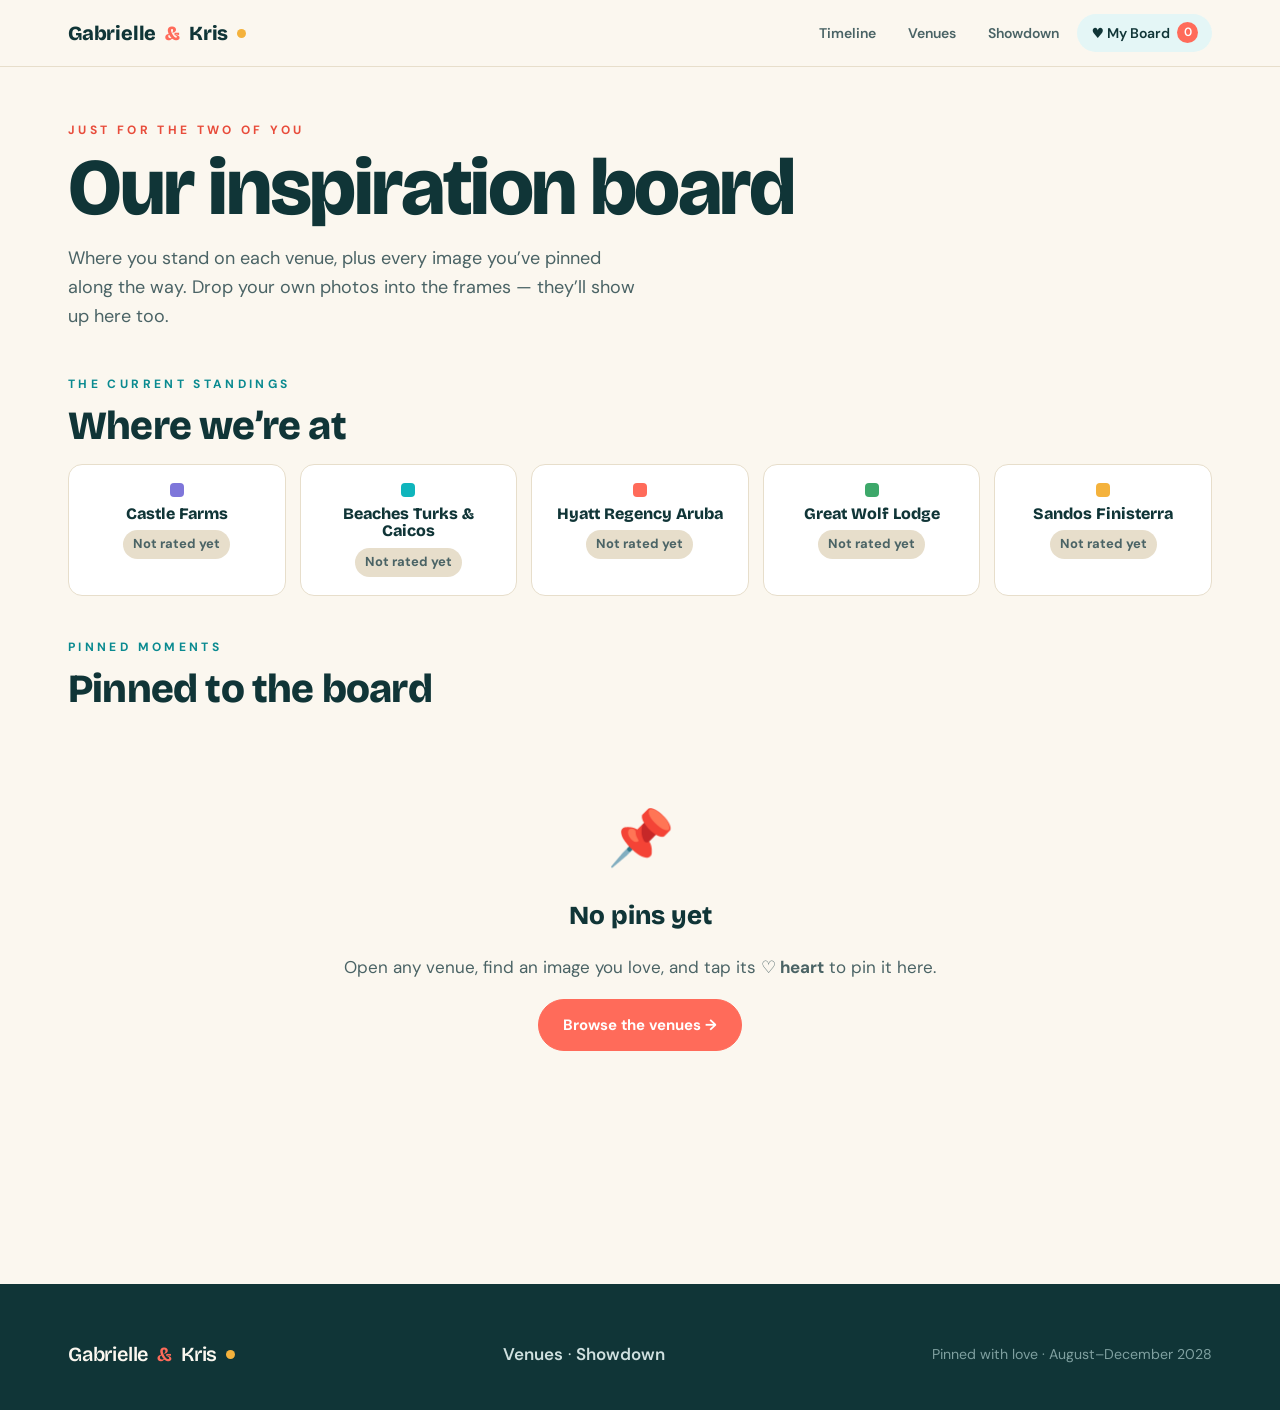
<file: board.html>
<!DOCTYPE html>
<html lang="en">
<head>
<meta charset="UTF-8" />
<meta name="viewport" content="width=device-width, initial-scale=1.0" />
<title>My Inspiration Board — Gabrielle &amp; Kris</title>
<link rel="preconnect" href="https://fonts.googleapis.com" />
<link rel="preconnect" href="https://fonts.gstatic.com" crossorigin />
<link href="https://fonts.googleapis.com/css2?family=Bricolage+Grotesque:opsz,wght@12..96,400;12..96,600;12..96,700;12..96,800&family=DM+Sans:opsz,wght@9..40,400;9..40,500;9..40,700&family=Caveat:wght@600;700&display=swap" rel="stylesheet" />
<style>
/* =====================================================================
   Gabrielle & Kris — Wedding Venue Explorer
   Coastal Editorial, with joy. Shared across all pages.
   ===================================================================== */

:root{
  /* base */
  --cream:#FBF7EF;
  --paper:#FFFFFF;
  --ink:#103537;          /* deep teal-black text */
  --ink-soft:#4A6365;
  --line:#E7DECB;         /* hairline on cream */

  /* joyful coastal accents */
  --sea:#0FB5BC;
  --sea-deep:#0A8A90;
  --coral:#FF6B5A;
  --coral-deep:#E84C3B;
  --sun:#F4B23C;
  --sky:#5C8BE6;
  --palm:#3DA86A;
  --orchid:#7E76DA;

  /* venue signature hues (set per page on body[data-venue]) */
  --accent:var(--sea);
  --accent-deep:var(--sea-deep);
  --accent-tint:#E4F6F6;

  --maxw:1200px;
  --r-lg:22px;
  --r-md:14px;
  --r-sm:8px;
  --shadow:0 18px 50px -22px rgba(16,53,55,.45);
  --shadow-sm:0 8px 24px -14px rgba(16,53,55,.4);

  --font-display:'Bricolage Grotesque',-apple-system,system-ui,sans-serif;
  --font-body:'DM Sans',-apple-system,system-ui,sans-serif;
  --font-hand:'Caveat',cursive;
}

/* venue themes */
body[data-venue="castle"]   {--accent:var(--orchid);--accent-deep:#5F57C4;--accent-tint:#ECEBFB;}
body[data-venue="beaches"]  {--accent:var(--sea);  --accent-deep:var(--sea-deep);--accent-tint:#E1F6F6;}
body[data-venue="hyatt"]    {--accent:var(--coral);--accent-deep:var(--coral-deep);--accent-tint:#FFE9E4;}
body[data-venue="greatwolf"]{--accent:var(--palm); --accent-deep:#2C8552;--accent-tint:#E2F3E9;}
body[data-venue="sandos"]   {--accent:var(--sun);  --accent-deep:#D6912A;--accent-tint:#FBEFD6;}

*{box-sizing:border-box;}
html{scroll-behavior:smooth;}
body{
  margin:0;background:var(--cream);color:var(--ink);
  font-family:var(--font-body);font-size:17px;line-height:1.6;
  -webkit-font-smoothing:antialiased;text-rendering:optimizeLegibility;
}
img{max-width:100%;display:block;}
a{color:inherit;text-decoration:none;}
button{font-family:inherit;cursor:pointer;}

.wrap{max-width:var(--maxw);margin:0 auto;padding:0 28px;}
.display{font-family:var(--font-display);font-weight:800;letter-spacing:-.02em;line-height:.95;}
.hand{font-family:var(--font-hand);font-weight:700;}
.kicker{font-size:12px;letter-spacing:.28em;text-transform:uppercase;font-weight:700;color:var(--accent-deep);}
.tabnum{font-variant-numeric:tabular-nums;}

/* ---------------- top nav ---------------- */
.nav{position:sticky;top:0;z-index:50;background:rgba(251,247,239,.86);backdrop-filter:blur(12px);
  border-bottom:1px solid var(--line);}
.nav-in{display:flex;align-items:center;gap:8px;height:66px;}
.brand{font-family:var(--font-display);font-weight:800;font-size:20px;letter-spacing:-.01em;display:flex;align-items:center;gap:9px;}
.brand .amp{color:var(--coral);}
.brand .dot{width:9px;height:9px;border-radius:50%;background:var(--sun);display:inline-block;}
.nav-links{margin-left:auto;display:flex;align-items:center;gap:4px;}
.nav-links a{font-size:14px;font-weight:600;padding:8px 14px;border-radius:30px;color:var(--ink-soft);transition:.16s;}
.nav-links a:hover{color:var(--ink);background:var(--accent-tint);}
.nav-links a.active{color:var(--ink);background:var(--accent-tint);}
.nav-board{display:inline-flex;align-items:center;gap:7px;background:var(--ink);color:var(--cream);
  padding:9px 16px;border-radius:30px;font-weight:700;font-size:14px;}
.nav-board:hover{background:var(--accent-deep);color:#fff;}
.nav-board .cnt{background:var(--coral);color:#fff;border-radius:20px;min-width:21px;height:21px;
  display:inline-flex;align-items:center;justify-content:center;font-size:12px;padding:0 6px;}
.nav-toggle{display:none;}

/* ---------------- buttons ---------------- */
.btn{display:inline-flex;align-items:center;gap:9px;font-weight:700;font-size:15px;
  padding:13px 24px;border-radius:34px;border:1.5px solid var(--ink);background:transparent;color:var(--ink);
  transition:.18s;}
.btn:hover{background:var(--ink);color:var(--cream);transform:translateY(-1px);}
.btn-fill{background:var(--accent-deep);border-color:var(--accent-deep);color:#fff;}
.btn-fill:hover{background:var(--ink);border-color:var(--ink);color:var(--cream);}
.btn-coral{background:var(--coral);border-color:var(--coral);color:#fff;}
.btn-coral:hover{background:var(--coral-deep);border-color:var(--coral-deep);color:#fff;}

/* ---------------- favorite control (love/maybe/info) ---------------- */
.faves{display:flex;gap:8px;flex-wrap:wrap;}
.fave{display:inline-flex;align-items:center;gap:7px;font-weight:700;font-size:13.5px;
  padding:9px 15px;border-radius:30px;border:1.5px solid var(--line);background:var(--paper);color:var(--ink-soft);
  transition:.16s;}
.fave:hover{border-color:var(--ink);color:var(--ink);transform:translateY(-1px);}
.fave .ic{font-size:15px;line-height:1;}
.fave[data-state="love"][aria-pressed="true"]{background:var(--coral);border-color:var(--coral);color:#fff;}
.fave[data-state="maybe"][aria-pressed="true"]{background:var(--sun);border-color:var(--sun);color:#3a2c08;}
.fave[data-state="info"][aria-pressed="true"]{background:var(--sky);border-color:var(--sky);color:#fff;}

/* mood tags / chips */
.tags{display:flex;flex-wrap:wrap;gap:8px;}
.tag{font-size:12px;letter-spacing:.02em;font-weight:600;padding:5px 12px;border-radius:30px;
  background:var(--accent-tint);color:var(--accent-deep);white-space:nowrap;}
.tag.ghost{background:transparent;border:1.5px solid var(--line);color:var(--ink-soft);}

/* ---------------- toast ---------------- */
.toast-wrap{position:fixed;bottom:24px;left:50%;transform:translateX(-50%);z-index:200;display:flex;flex-direction:column;gap:10px;align-items:center;pointer-events:none;}
.toast{background:var(--ink);color:var(--cream);padding:13px 20px;border-radius:30px;font-weight:600;font-size:14.5px;
  box-shadow:var(--shadow);display:flex;align-items:center;gap:10px;opacity:0;transform:translateY(14px);
  transition:.32s cubic-bezier(.2,.8,.3,1);}
.toast.show{opacity:1;transform:translateY(0);}
.toast .em{font-size:17px;}

/* ---------------- wave divider ---------------- */
.wave{display:block;width:100%;height:54px;}

/* ---------------- footer ---------------- */
.foot{background:var(--ink);color:#CFE0DF;margin-top:90px;padding:54px 0 40px;}
.foot .wrap{display:flex;flex-wrap:wrap;gap:24px;align-items:center;justify-content:space-between;}
.foot .brand{color:var(--cream);}
.foot a{color:#CFE0DF;font-weight:600;}
.foot a:hover{color:#fff;}
.foot small{color:#7FA0A0;}

/* =====================================================================
   HOME
   ===================================================================== */
.hero{position:relative;overflow:hidden;padding:64px 0 30px;}
.hero .wrap{position:relative;z-index:2;}
.hero .eyebrow{display:inline-flex;align-items:center;gap:10px;margin-bottom:22px;}
.hero .eyebrow .pin{width:10px;height:10px;border-radius:50%;background:var(--coral);}
.hero h1{font-family:var(--font-display);font-weight:800;letter-spacing:-.03em;line-height:.92;
  font-size:clamp(44px,8vw,104px);margin:0 0 18px;max-width:14ch;}
.hero h1 .c1{color:var(--sea);}
.hero h1 .c2{color:var(--coral);}
.hero h1 .c3{color:var(--sun);}
.hero .lede{font-size:clamp(18px,2.2vw,23px);max-width:46ch;color:var(--ink-soft);margin:0 0 30px;}
.hero .meta{display:flex;flex-wrap:wrap;gap:10px 26px;align-items:center;font-weight:700;}
.hero .meta .chip{display:inline-flex;align-items:center;gap:9px;background:var(--paper);border:1px solid var(--line);
  padding:9px 16px;border-radius:30px;font-size:14px;box-shadow:var(--shadow-sm);}
.hero .meta .chip .sq{width:11px;height:11px;border-radius:3px;}
.blob{position:absolute;border-radius:50%;filter:blur(2px);opacity:.5;z-index:1;}
.blob.b1{width:340px;height:340px;background:radial-gradient(circle,var(--sun),transparent 70%);top:-90px;right:-40px;}
.blob.b2{width:300px;height:300px;background:radial-gradient(circle,var(--sea),transparent 70%);bottom:-120px;left:40%;opacity:.32;}

/* section heading */
.sec{padding:30px 0;}
.sec-head{display:flex;align-items:flex-end;justify-content:space-between;gap:20px;flex-wrap:wrap;margin-bottom:34px;}
.sec-head h2{font-family:var(--font-display);font-weight:800;letter-spacing:-.02em;font-size:clamp(30px,4.4vw,52px);margin:.25em 0 0;line-height:1;}
.sec-head p{margin:0;color:var(--ink-soft);max-width:42ch;}

/* ---------------- timeline ---------------- */
.timeline{background:var(--paper);border-top:1px solid var(--line);border-bottom:1px solid var(--line);}
.tl-track{display:grid;grid-template-columns:repeat(5,1fr);gap:18px;}
.tl-phase{position:relative;padding-top:34px;}
.tl-phase .node{position:absolute;top:0;left:0;width:22px;height:22px;border-radius:50%;background:var(--cream);
  border:3px solid var(--ph,var(--sea));}
.tl-phase .bar{position:absolute;top:9px;left:22px;right:-18px;height:3px;background:var(--line);}
.tl-phase:last-child .bar{display:none;}
.tl-phase .ph-num{font-family:var(--font-display);font-weight:800;font-size:13px;letter-spacing:.18em;color:var(--ph,var(--sea));text-transform:uppercase;}
.tl-phase h3{font-family:var(--font-display);font-weight:800;font-size:21px;line-height:1.05;margin:8px 0 4px;letter-spacing:-.01em;}
.tl-phase .when{font-size:13px;font-weight:700;color:var(--ink-soft);margin-bottom:10px;}
.tl-phase ul{margin:0;padding:0;list-style:none;display:flex;flex-direction:column;gap:5px;}
.tl-phase li{font-size:13.5px;color:var(--ink-soft);padding-left:16px;position:relative;}
.tl-phase li::before{content:"";position:absolute;left:0;top:9px;width:6px;height:6px;border-radius:50%;background:var(--ph,var(--sea));opacity:.6;}
.tl-phase.key{isolation:isolate;}
.tl-phase.key::before{content:"";position:absolute;inset:-16px -14px;border-radius:var(--r-md);z-index:-1;background:color-mix(in srgb, var(--ph,var(--sea)) 14%, white);}
.ph-badge{display:inline-flex;align-items:center;gap:6px;font-size:10.5px;font-weight:800;letter-spacing:.08em;text-transform:uppercase;
  background:var(--coral);color:#fff;padding:4px 11px;border-radius:20px;margin-bottom:10px;}
.ph-badge .pulse{width:7px;height:7px;border-radius:50%;background:#fff;animation:pulse 1.6s infinite;}
@keyframes pulse{0%,100%{opacity:.4}50%{opacity:1}}
.tl-callout{margin-top:14px;display:flex;align-items:center;gap:12px;background:var(--ink);color:var(--cream);
  border-radius:var(--r-md);padding:16px 22px;font-weight:600;}
.tl-callout .big{font-family:var(--font-hand);font-size:26px;color:var(--sun);line-height:1;}

/* ---------------- venue grid ---------------- */
.venues{padding:46px 0;}
.vgrid{display:grid;grid-template-columns:repeat(2,1fr);gap:30px;}
.vgrid .vcard:first-child{grid-column:1 / -1;}
.vcard{position:relative;background:var(--paper);border:1px solid var(--line);border-radius:var(--r-lg);overflow:hidden;
  box-shadow:var(--shadow-sm);transition:transform .2s, box-shadow .2s;display:flex;flex-direction:column;}
.vcard:hover{transform:translateY(-4px);box-shadow:var(--shadow);}
.vcard.feat{flex-direction:row;}
.vcard .vmedia{position:relative;background:color-mix(in srgb, var(--vc,var(--sea)) 12%, white);}
.vcard .vmedia image-slot{width:100%;height:100%;display:block;}
.vcard:not(.feat) .vmedia{height:300px;}
.vcard.feat .vmedia{flex:1 1 56%;min-height:430px;}
.vcard .vbody{padding:26px 28px 28px;display:flex;flex-direction:column;gap:13px;}
.vcard.feat .vbody{flex:1 1 44%;justify-content:center;padding:40px;}
.vcard .vnum{position:absolute;top:16px;left:18px;z-index:3;font-family:var(--font-display);font-weight:800;
  font-size:14px;letter-spacing:.1em;color:#fff;background:rgba(16,53,55,.5);backdrop-filter:blur(4px);
  padding:5px 12px;border-radius:30px;}
.vcard .theme{display:inline-flex;align-items:center;gap:8px;font-weight:700;font-size:13px;color:var(--vc-deep,var(--sea-deep));}
.vcard .theme .sq{width:10px;height:10px;border-radius:3px;background:var(--vc,var(--sea));}
.vcard h3{font-family:var(--font-display);font-weight:800;letter-spacing:-.02em;line-height:.96;margin:0;
  font-size:clamp(28px,3.4vw,40px);}
.vcard .vloc{font-size:14px;font-weight:600;color:var(--ink-soft);margin-top:-4px;}
.vcard .vline{color:var(--ink-soft);font-size:15.5px;margin:2px 0 4px;}
.vcard .vfoot{display:flex;align-items:center;justify-content:space-between;gap:14px;margin-top:6px;flex-wrap:wrap;}
.vcard .explore{display:inline-flex;align-items:center;gap:7px;font-weight:700;color:var(--vc-deep,var(--sea-deep));}
.vcard .explore .arr{transition:transform .18s;}
.vcard:hover .explore .arr{transform:translateX(4px);}

/* CTA band */
.cta{margin:30px 0 0;}
.cta .box{background:var(--ink);color:var(--cream);border-radius:var(--r-lg);padding:54px 48px;
  display:flex;flex-wrap:wrap;gap:26px;align-items:center;justify-content:space-between;position:relative;overflow:hidden;}
.cta h2{font-family:var(--font-display);font-weight:800;font-size:clamp(28px,3.6vw,42px);margin:0;max-width:18ch;letter-spacing:-.02em;}
.cta .conf{position:absolute;width:14px;height:14px;border-radius:3px;opacity:.9;}

/* =====================================================================
   VENUE PAGE
   ===================================================================== */
.vhero{position:relative;padding:30px 0 0;}
.vhero .top{display:flex;flex-wrap:wrap;gap:18px;align-items:flex-end;justify-content:space-between;margin-bottom:24px;}
.back{display:inline-flex;align-items:center;gap:8px;font-weight:700;color:var(--ink-soft);font-size:14px;}
.back:hover{color:var(--ink);}
.vhero h1{font-family:var(--font-display);font-weight:800;letter-spacing:-.03em;line-height:.9;
  font-size:clamp(48px,9vw,120px);margin:.1em 0;}
.vhero .sub{display:flex;flex-wrap:wrap;gap:10px 22px;align-items:center;font-weight:700;color:var(--ink-soft);margin-bottom:8px;}
.vhero .sub .theme{color:var(--accent-deep);display:inline-flex;align-items:center;gap:8px;}
.vhero .sub .sq{width:12px;height:12px;border-radius:3px;background:var(--accent);}
.vhero-media{position:relative;border-radius:var(--r-lg);overflow:hidden;height:min(58vh,540px);background:var(--accent-tint);box-shadow:var(--shadow);}
.vhero-media image-slot{width:100%;height:100%;}
.vhero .ribbon{position:absolute;right:22px;top:22px;z-index:4;}

/* intro split */
.vintro{padding:54px 0 20px;display:grid;grid-template-columns:1.3fr 1fr;gap:48px;align-items:start;}
.vintro .lead{font-family:var(--font-display);font-weight:600;font-size:clamp(22px,2.8vw,30px);line-height:1.25;letter-spacing:-.01em;}
.vintro .why{background:var(--accent-tint);border-radius:var(--r-md);padding:24px 26px;}
.vintro .why h4{margin:0 0 8px;font-family:var(--font-display);font-weight:800;font-size:18px;color:var(--accent-deep);}
.vintro .why p{margin:0;color:var(--ink-soft);font-size:15.5px;}
.vintro .note{font-family:var(--font-hand);font-size:23px;color:var(--accent-deep);transform:rotate(-2deg);margin-top:18px;display:inline-block;}

/* gallery */
.gal{padding:34px 0;}
.gal-cat{margin-bottom:46px;}
.gal-cat .ghead{display:flex;align-items:baseline;gap:14px;margin-bottom:6px;}
.gal-cat .gn{font-family:var(--font-display);font-weight:800;color:var(--accent);font-size:15px;}
.gal-cat h3{font-family:var(--font-display);font-weight:800;font-size:clamp(24px,3vw,34px);letter-spacing:-.02em;margin:0;}
.gal-cat .gq{color:var(--ink-soft);font-style:italic;margin:2px 0 18px;}
.masonry{column-count:3;column-gap:18px;}
.masonry .cell{break-inside:avoid;margin-bottom:18px;position:relative;}
.masonry image-slot{width:100%;border-radius:var(--r-md);overflow:hidden;display:block;}
.cell .pinbtn{position:absolute;top:10px;right:10px;z-index:5;width:38px;height:38px;border-radius:50%;border:none;
  background:rgba(255,255,255,.92);color:var(--ink);font-size:17px;display:flex;align-items:center;justify-content:center;
  box-shadow:var(--shadow-sm);transition:.16s;}
.cell .pinbtn:hover{transform:scale(1.1);}
.cell .pinbtn.pinned{background:var(--coral);color:#fff;}

@media(max-width:760px){.masonry{column-count:2;}}

/* included */
.incl{padding:40px 0;}
.incl-grid{display:grid;grid-template-columns:repeat(3,1fr);gap:18px;}
.incl-card{background:var(--paper);border:1px solid var(--line);border-radius:var(--r-md);padding:24px;}
.incl-card .ic{width:42px;height:42px;border-radius:12px;background:var(--accent-tint);color:var(--accent-deep);
  display:flex;align-items:center;justify-content:center;font-size:20px;margin-bottom:14px;}
.incl-card h4{font-family:var(--font-display);font-weight:800;font-size:18px;margin:0 0 6px;}
.incl-card p{margin:0;color:var(--ink-soft);font-size:14.5px;}

/* notes */
.notes{padding:20px 0 10px;}
.notes .box{background:var(--accent-tint);border-radius:var(--r-lg);padding:30px 32px;}
.notes h3{font-family:var(--font-display);font-weight:800;font-size:24px;margin:0 0 4px;}
.notes .prompt{color:var(--ink-soft);margin:0 0 16px;}
.notes textarea{width:100%;min-height:120px;border:1.5px solid var(--line);border-radius:var(--r-md);background:var(--paper);
  padding:16px 18px;font-family:inherit;font-size:16px;color:var(--ink);resize:vertical;}
.notes textarea:focus{outline:none;border-color:var(--accent);}
.notes .saved{font-size:13px;font-weight:600;color:var(--accent-deep);margin-top:8px;height:18px;}

/* venue nav (prev/next) */
.vnav{display:flex;justify-content:space-between;gap:14px;padding:30px 0 0;}
.vnav a{flex:1;background:var(--paper);border:1px solid var(--line);border-radius:var(--r-md);padding:18px 22px;transition:.18s;}
.vnav a:hover{border-color:var(--ink);transform:translateY(-2px);}
.vnav .lbl{font-size:12px;letter-spacing:.16em;text-transform:uppercase;font-weight:700;color:var(--ink-soft);}
.vnav .nm{font-family:var(--font-display);font-weight:800;font-size:20px;margin-top:2px;}
.vnav a.next{text-align:right;}

/* =====================================================================
   SHOWDOWN
   ===================================================================== */
.sd-hero{padding:54px 0 20px;text-align:center;}
.sd-hero h1{font-family:var(--font-display);font-weight:800;letter-spacing:-.03em;font-size:clamp(40px,7vw,84px);margin:.15em auto;max-width:16ch;line-height:.95;}
.sd-hero p{color:var(--ink-soft);max-width:50ch;margin:0 auto;font-size:18px;}
.sd-filter{display:flex;flex-wrap:wrap;gap:10px;justify-content:center;margin:30px 0;}
.sd-row{margin-bottom:40px;}
.sd-row .rhead{display:flex;align-items:center;gap:14px;margin-bottom:14px;}
.sd-row .rsq{width:18px;height:18px;border-radius:5px;}
.sd-row h3{font-family:var(--font-display);font-weight:800;font-size:26px;margin:0;letter-spacing:-.01em;}
.sd-row .rloc{color:var(--ink-soft);font-weight:600;font-size:14px;}
.sd-strip{display:grid;grid-auto-flow:column;grid-auto-columns:minmax(230px,1fr);gap:14px;overflow-x:auto;padding-bottom:12px;scroll-snap-type:x mandatory;}
.sd-strip image-slot{height:240px;border-radius:var(--r-md);scroll-snap-align:start;}

/* =====================================================================
   BOARD
   ===================================================================== */
.bd-hero{padding:48px 0 10px;}
.bd-hero h1{font-family:var(--font-display);font-weight:800;letter-spacing:-.03em;font-size:clamp(40px,7vw,80px);margin:.1em 0;line-height:.95;}
.bd-hero p{color:var(--ink-soft);max-width:48ch;font-size:18px;}
.board-masonry{column-count:4;column-gap:18px;margin-top:24px;}
.board-masonry .cell{break-inside:avoid;margin-bottom:18px;position:relative;}
.board-masonry image-slot{width:100%;border-radius:var(--r-md);}
.bd-cap{font-family:var(--font-hand);font-size:19px;color:var(--ink-soft);margin-top:4px;text-align:center;}
.empty{text-align:center;padding:80px 20px;color:var(--ink-soft);}
.empty .em{font-size:54px;}
.empty h3{font-family:var(--font-display);font-weight:800;font-size:26px;color:var(--ink);margin:14px 0 6px;}

/* verdict summary on board */
.verdict{display:grid;grid-template-columns:repeat(5,1fr);gap:14px;margin:10px 0 36px;}
.vcell{background:var(--paper);border:1px solid var(--line);border-radius:var(--r-md);padding:18px;text-align:center;}
.vcell .vsq{width:14px;height:14px;border-radius:4px;margin:0 auto 8px;}
.vcell .vn{font-family:var(--font-display);font-weight:800;font-size:16px;line-height:1.1;}
.vcell .vstate{font-size:13px;font-weight:700;margin-top:8px;padding:4px 10px;border-radius:20px;display:inline-block;}
.vstate.love{background:var(--coral);color:#fff;}
.vstate.maybe{background:var(--sun);color:#3a2c08;}
.vstate.info{background:var(--sky);color:#fff;}
.vstate.none{background:var(--line);color:var(--ink-soft);}

@media(max-width:980px){
  .board-masonry{column-count:3;}
  .vintro{grid-template-columns:1fr;gap:26px;}
  .incl-grid{grid-template-columns:repeat(2,1fr);}
  .tl-track{grid-template-columns:repeat(2,1fr);gap:30px 22px;}
  .tl-phase .bar{display:none;}
  .verdict{grid-template-columns:repeat(3,1fr);}
}
@media(max-width:760px){
  .nav-links{position:fixed;inset:66px 0 auto 0;flex-direction:column;background:var(--cream);border-bottom:1px solid var(--line);
    padding:12px 24px;gap:4px;display:none;}
  .nav-links.open{display:flex;}
  .nav-links a{padding:12px;}
  .nav-toggle{display:inline-flex;margin-left:auto;background:none;border:none;font-size:24px;}
  .vgrid{grid-template-columns:1fr;}
  .vcard.feat{flex-direction:column;}
  .vcard.feat .vmedia{min-height:280px;}
  .masonry{column-count:2;}
  .board-masonry{column-count:2;}
  .verdict{grid-template-columns:repeat(2,1fr);}
}
@media(max-width:560px){.masonry{column-count:1;}.tl-track{grid-template-columns:1fr;}}

</style>
</head>
<body data-page="board">

<header class="nav">
  <div class="wrap nav-in">
    <a class="brand" href="index.html">Gabrielle <span class="amp">&amp;</span> Kris<span class="dot"></span></a>
    <button class="nav-toggle" aria-label="Menu">&#9776;</button>
    <nav class="nav-links">
      <a href="index.html#timeline">Timeline</a>
      <a href="index.html#venues">Venues</a>
      <a href="showdown.html">Showdown</a>
      <a class="nav-board active" href="board.html">&#9829; My Board <span class="cnt">0</span></a>
    </nav>
  </div>
</header>

<section class="bd-hero"><div class="wrap">
  <span class="kicker" style="--accent-deep:var(--coral-deep)">Just for the two of you</span>
  <h1>Our inspiration board</h1>
  <p>Where you stand on each venue, plus every image you&rsquo;ve pinned along the way. Drop your own photos into the frames &mdash; they&rsquo;ll show up here too.</p>
</div></section>

<section class="venues" style="padding-top:10px"><div class="wrap">
  <div class="sec-head" style="margin-bottom:18px"><div><span class="kicker">The current standings</span><h2 style="font-family:var(--font-display);font-weight:800;font-size:clamp(26px,3.4vw,40px);letter-spacing:-.02em;margin:.25em 0 0;line-height:1">Where we&rsquo;re at</h2></div></div>
  <div class="verdict" id="verdict"></div>

  <div class="sec-head" style="margin:30px 0 6px"><div><span class="kicker">Pinned moments</span><h2 style="font-family:var(--font-display);font-weight:800;font-size:clamp(26px,3.4vw,40px);letter-spacing:-.02em;margin:.25em 0 0;line-height:1">Pinned to the board</h2></div></div>
  <div id="boardBody"></div>
</div></section>

<footer class="foot">
  <div class="wrap">
    <a class="brand" href="index.html">Gabrielle <span class="amp">&amp;</span> Kris<span class="dot"></span></a>
    <span><a href="index.html#venues">Venues</a> &middot; <a href="showdown.html">Showdown</a></span>
    <small>Pinned with love &middot; August&ndash;December 2028</small>
  </div>
</footer>

<script>
/* BEGIN USAGE */
/**
 * <image-slot> — user-fillable image placeholder.
 *
 * Drop this into a deck, mockup, or page wherever you want the user to
 * supply an image. You control the slot's shape and size; the user fills it
 * by dragging an image file onto it (or clicking to browse). The dropped
 * image persists across reloads via a .image-slots.state.json sidecar —
 * same read-via-fetch / write-via-window.omelette pattern as
 * design_canvas.jsx, so the filled slot shows on share links, downloaded
 * zips, and PPTX export. Outside the omelette runtime the slot is read-only.
 *
 * The host bridge only allows sidecar writes at the project root, so the
 * HTML that uses this component is assumed to live at the project root too
 * (same constraint as design_canvas.jsx).
 *
 * Attributes:
 *   id           Persistence key. REQUIRED for the drop to survive reload —
 *                every slot on the page needs a distinct id.
 *   shape        'rect' | 'rounded' | 'circle' | 'pill'   (default 'rounded')
 *                'circle' applies 50% border-radius; on a non-square slot
 *                that's an ellipse — set equal width and height for a true
 *                circle.
 *   radius       Corner radius in px for 'rounded'.       (default 12)
 *   mask         Any CSS clip-path value. Overrides `shape` — use this for
 *                hexagons, blobs, arbitrary polygons.
 *   fit          object-fit: cover | contain | fill.       (default 'cover')
 *                With cover (the default) double-clicking the filled slot
 *                enters a reframe mode: the whole image spills past the mask
 *                (translucent outside, opaque inside), drag to reposition,
 *                corner-drag to scale. The crop persists alongside the image
 *                in the sidecar. contain/fill stay static.
 *   position     object-position for fit=contain|fill.     (default '50% 50%')
 *   placeholder  Empty-state caption.                      (default 'Drop an image')
 *   src          Optional initial/fallback image URL. A user drop overrides
 *                it; clearing the drop reveals src again.
 *
 * Size and layout come from ordinary CSS on the element — width/height
 * inline or from a parent grid — so it composes with any layout.
 *
 * Usage:
 *   <image-slot id="hero"   style="width:800px;height:450px" shape="rounded" radius="20"
 *               placeholder="Drop a hero image"></image-slot>
 *   <image-slot id="avatar" style="width:120px;height:120px" shape="circle"></image-slot>
 *   <image-slot id="kite"   style="width:300px;height:300px"
 *               mask="polygon(50% 0, 100% 50%, 50% 100%, 0 50%)"></image-slot>
 */
/* END USAGE */

(() => {
  const STATE_FILE = '.image-slots.state.json';
  // 2× a ~600px slot in a 1920-wide deck — retina-sharp without making the
  // sidecar enormous. A 1200px WebP at q=0.85 is ~150-300KB.
  const MAX_DIM = 1200;
  // Raster formats only. SVG is excluded (can carry script; createImageBitmap
  // on SVG blobs is inconsistent). GIF is excluded because the canvas
  // re-encode keeps only the first frame, so an animated GIF would silently
  // go still — better to reject than surprise.
  const ACCEPT = ['image/png', 'image/jpeg', 'image/webp', 'image/avif'];

  // ── Shared sidecar store ────────────────────────────────────────────────
  // One fetch + immediate write-on-change for every <image-slot> on the
  // page. Reads via fetch() so viewing works anywhere the HTML and sidecar
  // are served together; writes go through window.omelette.writeFile, which
  // the host allowlists to *.state.json basenames only.
  const subs = new Set();
  let slots = {};
  // ids explicitly cleared before the sidecar fetch resolved — otherwise
  // the merge below can't tell "never set" from "just deleted" and would
  // resurrect the sidecar's stale value.
  const tombstones = new Set();
  let loaded = false;
  let loadP = null;

  function load() {
    if (loadP) return loadP;
    loadP = fetch(STATE_FILE + (typeof location!=='undefined' ? location.search : ''))
      .then((r) => (r.ok ? r.json() : null))
      .then((j) => {
        // Merge: sidecar loses to any in-memory change that raced ahead of
        // the fetch (drop or clear) so neither is clobbered by hydration.
        if (j && typeof j === 'object') {
          const merged = Object.assign({}, j, slots);
          // A framing-only write that raced ahead of hydration must not
          // drop a user image that's only on disk — inherit u from the
          // sidecar for any in-memory entry that lacks one.
          for (const k in slots) {
            if (merged[k] && !merged[k].u && j[k]) {
              merged[k].u = typeof j[k] === 'string' ? j[k] : j[k].u;
            }
          }
          for (const id of tombstones) delete merged[id];
          slots = merged;
        }
        tombstones.clear();
      })
      .catch(() => {})
      .then(() => { loaded = true; subs.forEach((fn) => fn()); });
    return loadP;
  }

  // Serialize writes so two near-simultaneous drops on different slots
  // can't reorder at the backend and leave the sidecar with only the
  // first. A save requested mid-flight just marks dirty and re-fires on
  // completion with the then-current slots.
  let saving = false;
  let saveDirty = false;
  function save() {
    if (saving) { saveDirty = true; return; }
    const w = window.omelette && window.omelette.writeFile;
    if (!w) return;
    saving = true;
    Promise.resolve(w(STATE_FILE, JSON.stringify(slots)))
      .catch(() => {})
      .then(() => { saving = false; if (saveDirty) { saveDirty = false; save(); } });
  }

  const S_MAX = 5;
  const clampS = (s) => Math.max(1, Math.min(S_MAX, s));

  // Normalize a stored slot value. Pre-reframe sidecars stored a bare
  // data-URL string; newer ones store {u, s, x, y}. Either shape is valid.
  function getSlot(id) {
    const v = slots[id];
    if (!v) return null;
    return typeof v === 'string' ? { u: v, s: 1, x: 0, y: 0 } : v;
  }

  function setSlot(id, val) {
    if (!id) return;
    if (val) { slots[id] = val; tombstones.delete(id); }
    else { delete slots[id]; if (!loaded) tombstones.add(id); }
    subs.forEach((fn) => fn());
    // A drop is rare + high-value — write immediately so nav-away can't lose
    // it. Gate on the initial read so we don't overwrite a sidecar we haven't
    // merged yet; the merge in load() keeps this change once the read lands.
    if (loaded) save(); else load().then(save);
  }

  // ── Image downscale ─────────────────────────────────────────────────────
  // Encode through a canvas so the sidecar carries resized bytes, not the
  // raw upload. Longest side is capped at 2× the slot's rendered width
  // (retina) and at MAX_DIM. WebP keeps alpha and is ~10× smaller than PNG
  // for photos, so there's no need for per-image format picking.
  async function toDataUrl(file, targetW) {
    const bitmap = await createImageBitmap(file);
    try {
      const cap = Math.min(MAX_DIM, Math.max(1, Math.round(targetW * 2)) || MAX_DIM);
      const scale = Math.min(1, cap / Math.max(bitmap.width, bitmap.height));
      const w = Math.max(1, Math.round(bitmap.width * scale));
      const h = Math.max(1, Math.round(bitmap.height * scale));
      const canvas = document.createElement('canvas');
      canvas.width = w; canvas.height = h;
      canvas.getContext('2d').drawImage(bitmap, 0, 0, w, h);
      return canvas.toDataURL('image/webp', 0.85);
    } finally {
      bitmap.close && bitmap.close();
    }
  }

  // ── Custom element ──────────────────────────────────────────────────────
  const stylesheet =
    ':host{display:inline-block;position:relative;vertical-align:top;' +
    '  font:13px/1.3 system-ui,-apple-system,sans-serif;color:rgba(0,0,0,.55);width:240px;height:160px}' +
    '.frame{position:absolute;inset:0;overflow:hidden;background:rgba(0,0,0,.04)}' +
    // .frame img (clipped) and .spill (unclipped ghost + handles) share the
    // same left/top/width/height in frame-%, computed by _applyView(), so the
    // inside-mask crop and the outside-mask spill stay pixel-aligned.
    '.frame img{position:absolute;max-width:none;transform:translate(-50%,-50%);' +
    '  -webkit-user-drag:none;user-select:none;touch-action:none}' +
    // Reframe mode (double-click): the full image spills past the mask. The
    // spill layer is sized to the IMAGE bounds so its corners are where the
    // resize handles belong. The ghost <img> inside is translucent; the real
    // clipped <img> underneath shows the opaque in-mask crop.
    '.spill{position:absolute;transform:translate(-50%,-50%);display:none;z-index:1;' +
    '  cursor:grab;touch-action:none}' +
    ':host([data-panning]) .spill{cursor:grabbing}' +
    '.spill .ghost{position:absolute;inset:0;width:100%;height:100%;opacity:.35;' +
    '  pointer-events:none;-webkit-user-drag:none;user-select:none;' +
    '  box-shadow:0 0 0 1px rgba(0,0,0,.2),0 12px 32px rgba(0,0,0,.2)}' +
    '.spill .handle{position:absolute;width:12px;height:12px;border-radius:50%;' +
    '  background:#fff;box-shadow:0 0 0 1.5px #c96442,0 1px 3px rgba(0,0,0,.3);' +
    '  transform:translate(-50%,-50%)}' +
    '.spill .handle[data-c=nw]{left:0;top:0;cursor:nwse-resize}' +
    '.spill .handle[data-c=ne]{left:100%;top:0;cursor:nesw-resize}' +
    '.spill .handle[data-c=sw]{left:0;top:100%;cursor:nesw-resize}' +
    '.spill .handle[data-c=se]{left:100%;top:100%;cursor:nwse-resize}' +
    ':host([data-reframe]){z-index:10}' +
    ':host([data-reframe]) .spill{display:block}' +
    ':host([data-reframe]) .frame{box-shadow:0 0 0 2px #c96442}' +
    '.empty{position:absolute;inset:0;display:flex;flex-direction:column;align-items:center;' +
    '  justify-content:center;gap:6px;text-align:center;padding:12px;box-sizing:border-box;' +
    '  cursor:pointer;user-select:none}' +
    '.empty svg{opacity:.45}' +
    '.empty .cap{max-width:90%;font-weight:500;letter-spacing:.01em}' +
    '.empty .sub{font-size:11px}' +
    '.empty .sub u{text-underline-offset:2px;text-decoration-color:rgba(0,0,0,.25)}' +
    '.empty:hover .sub u{color:rgba(0,0,0,.75);text-decoration-color:currentColor}' +
    ':host([data-over]) .frame{outline:2px solid #c96442;outline-offset:-2px;' +
    '  background:rgba(201,100,66,.10)}' +
    '.ring{position:absolute;inset:0;pointer-events:none;border:1.5px dashed rgba(0,0,0,.25);' +
    '  transition:border-color .12s}' +
    ':host([data-over]) .ring{border-color:#c96442}' +
    ':host([data-filled]) .ring{display:none}' +
    // Controls sit BELOW the mask (top:100%), absolutely positioned so the
    // author-declared slot height is unaffected. The gap is padding, not a
    // top offset, so the hover target stays contiguous with the frame.
    '.ctl{position:absolute;top:100%;left:50%;transform:translateX(-50%);padding-top:8px;' +
    '  display:flex;gap:6px;opacity:0;pointer-events:none;transition:opacity .12s;z-index:2;' +
    '  white-space:nowrap}' +
    ':host([data-filled][data-editable]:hover) .ctl,:host([data-reframe]) .ctl' +
    '  {opacity:1;pointer-events:auto}' +
    '.ctl button{appearance:none;border:0;border-radius:6px;padding:5px 10px;cursor:pointer;' +
    '  background:rgba(0,0,0,.65);color:#fff;font:11px/1 system-ui,-apple-system,sans-serif;' +
    '  backdrop-filter:blur(6px)}' +
    '.ctl button:hover{background:rgba(0,0,0,.8)}' +
    '.err{position:absolute;left:8px;bottom:8px;right:8px;color:#b3261e;font-size:11px;' +
    '  background:rgba(255,255,255,.85);padding:4px 6px;border-radius:5px;pointer-events:none}';

  const icon =
    '<svg width="28" height="28" viewBox="0 0 24 24" fill="none" stroke="currentColor" ' +
    'stroke-width="1.6" stroke-linecap="round" stroke-linejoin="round">' +
    '<rect x="3" y="3" width="18" height="18" rx="2"/><circle cx="8.5" cy="8.5" r="1.5"/>' +
    '<path d="m21 15-5-5L5 21"/></svg>';

  class ImageSlot extends HTMLElement {
    static get observedAttributes() {
      return ['shape', 'radius', 'mask', 'fit', 'position', 'placeholder', 'src', 'id'];
    }

    constructor() {
      super();
      const root = this.attachShadow({ mode: 'open' });
      // .spill and .ctl sit OUTSIDE .frame so overflow:hidden + border-radius
      // on the frame (circle, pill, rounded) can't clip them.
      root.innerHTML =
        '<style>' + stylesheet + '</style>' +
        '<div class="frame" part="frame">' +
        '  <img part="image" alt="" draggable="false" style="display:none">' +
        '  <div class="empty" part="empty">' + icon +
        '    <div class="cap"></div>' +
        '    <div class="sub">or <u>browse files</u></div></div>' +
        '  <div class="ring" part="ring"></div>' +
        '</div>' +
        '<div class="spill">' +
        '  <img class="ghost" alt="" draggable="false">' +
        '  <div class="handle" data-c="nw"></div><div class="handle" data-c="ne"></div>' +
        '  <div class="handle" data-c="sw"></div><div class="handle" data-c="se"></div>' +
        '</div>' +
        '<div class="ctl"><button data-act="replace" title="Replace image">Replace</button>' +
        '  <button data-act="clear" title="Remove image">Remove</button></div>' +
        '<input type="file" accept="' + ACCEPT.join(',') + '" hidden>';
      this._frame = root.querySelector('.frame');
      this._ring = root.querySelector('.ring');
      this._img = root.querySelector('.frame img');
      this._empty = root.querySelector('.empty');
      this._cap = root.querySelector('.cap');
      this._sub = root.querySelector('.sub');
      this._spill = root.querySelector('.spill');
      this._ghost = root.querySelector('.ghost');
      this._err = null;
      this._input = root.querySelector('input');
      this._depth = 0;
      this._gen = 0;
      this._view = { s: 1, x: 0, y: 0 };
      this._subFn = () => this._render();
      // Shadow-DOM listeners live with the shadow DOM — bound once here so
      // disconnect/reconnect (e.g. React remount) doesn't stack handlers.
      this._empty.addEventListener('click', () => this._input.click());
      root.addEventListener('click', (e) => {
        const act = e.target && e.target.getAttribute && e.target.getAttribute('data-act');
        if (act === 'replace') { this._exitReframe(true); this._input.click(); }
        if (act === 'clear') {
          this._exitReframe(false);
          this._gen++;
          this._local = null;
          if (this.id) setSlot(this.id, null); else this._render();
        }
      });
      this._input.addEventListener('change', () => {
        const f = this._input.files && this._input.files[0];
        if (f) this._ingest(f);
        this._input.value = '';
      });
      // naturalWidth/Height aren't known until load — re-apply so the cover
      // baseline is computed from real dimensions, not the 100%×100% fallback.
      this._img.addEventListener('load', () => this._applyView());
      // Gated on editable + fit=cover so share links and contain/fill slots
      // stay static.
      this.addEventListener('dblclick', (e) => {
        if (!this.hasAttribute('data-editable') || !this._reframes()) return;
        e.preventDefault();
        if (this.hasAttribute('data-reframe')) this._exitReframe(true);
        else this._enterReframe();
      });
      // Pan + resize both originate on the spill layer. A handle pointerdown
      // drives an aspect-locked resize anchored at the opposite corner; any
      // other pointerdown on the spill pans. Offsets are frame-% so a
      // reframed slot survives responsive resize / PPTX export.
      this._spill.addEventListener('pointerdown', (e) => {
        if (e.button !== 0 || !this.hasAttribute('data-reframe')) return;
        e.preventDefault();
        e.stopPropagation();
        this._spill.setPointerCapture(e.pointerId);
        const rect = this.getBoundingClientRect();
        const fw = rect.width || 1, fh = rect.height || 1;
        const corner = e.target.getAttribute && e.target.getAttribute('data-c');
        let move;
        if (corner) {
          // Resize about the OPPOSITE corner. Viewport-px throughout (rect
          // fw/fh, not clientWidth) so the math survives a transform:scale()
          // ancestor — deck_stage renders slides scaled-to-fit.
          const iw = this._img.naturalWidth || 1, ih = this._img.naturalHeight || 1;
          const base = Math.max(fw / iw, fh / ih);
          const sx = corner.includes('e') ? 1 : -1;
          const sy = corner.includes('s') ? 1 : -1;
          const s0 = this._view.s;
          const w0 = iw * base * s0, h0 = ih * base * s0;
          const cx0 = (50 + this._view.x) / 100 * fw;
          const cy0 = (50 + this._view.y) / 100 * fh;
          const ox = cx0 - sx * w0 / 2, oy = cy0 - sy * h0 / 2;
          const diag0 = Math.hypot(w0, h0);
          const ux = sx * w0 / diag0, uy = sy * h0 / diag0;
          move = (ev) => {
            const proj = (ev.clientX - rect.left - ox) * ux +
                         (ev.clientY - rect.top - oy) * uy;
            const s = clampS(s0 * proj / diag0);
            const d = diag0 * s / s0;
            this._view.s = s;
            this._view.x = (ox + ux * d / 2) / fw * 100 - 50;
            this._view.y = (oy + uy * d / 2) / fh * 100 - 50;
            this._clampView();
            this._applyView();
          };
        } else {
          this.setAttribute('data-panning', '');
          const start = { px: e.clientX, py: e.clientY, x: this._view.x, y: this._view.y };
          move = (ev) => {
            this._view.x = start.x + (ev.clientX - start.px) / fw * 100;
            this._view.y = start.y + (ev.clientY - start.py) / fh * 100;
            this._clampView();
            this._applyView();
          };
        }
        const up = () => {
          try { this._spill.releasePointerCapture(e.pointerId); } catch {}
          this._spill.removeEventListener('pointermove', move);
          this._spill.removeEventListener('pointerup', up);
          this._spill.removeEventListener('pointercancel', up);
          this.removeAttribute('data-panning');
          this._dragUp = null;
        };
        // Stashed so _exitReframe (Escape / outside-click mid-drag) can
        // tear the capture + listeners down synchronously.
        this._dragUp = up;
        this._spill.addEventListener('pointermove', move);
        this._spill.addEventListener('pointerup', up);
        this._spill.addEventListener('pointercancel', up);
      });
      // Wheel zoom stays available inside reframe mode as a trackpad nicety —
      // zooms toward the cursor (offset' = cursor·(1-k) + offset·k).
      this.addEventListener('wheel', (e) => {
        if (!this.hasAttribute('data-reframe')) return;
        e.preventDefault();
        const r = this.getBoundingClientRect();
        const cx = (e.clientX - r.left) / r.width * 100 - 50;
        const cy = (e.clientY - r.top) / r.height * 100 - 50;
        const prev = this._view.s;
        const next = clampS(prev * Math.pow(1.0015, -e.deltaY));
        if (next === prev) return;
        const k = next / prev;
        this._view.s = next;
        this._view.x = cx * (1 - k) + this._view.x * k;
        this._view.y = cy * (1 - k) + this._view.y * k;
        this._clampView();
        this._applyView();
      }, { passive: false });
    }

    connectedCallback() {
      // Warn once per page — an id-less slot works for the session but
      // cannot persist, and two id-less slots would share nothing.
      if (!this.id && !ImageSlot._warned) {
        ImageSlot._warned = true;
        console.warn('<image-slot> without an id will not persist its dropped image.');
      }
      this.addEventListener('dragenter', this);
      this.addEventListener('dragover', this);
      this.addEventListener('dragleave', this);
      this.addEventListener('drop', this);
      subs.add(this._subFn);
      // width%/height% in _applyView encode the frame aspect at call time —
      // a host resize (responsive grid, pane divider) would stretch the
      // image until the next _render. Re-render on size change: _render()
      // re-seeds _view from stored before clamp/apply, so a shrink→grow
      // cycle round-trips instead of ratcheting x/y toward the narrower
      // frame's clamp range.
      this._ro = new ResizeObserver(() => this._render());
      this._ro.observe(this);
      load();
      this._render();
    }

    disconnectedCallback() {
      subs.delete(this._subFn);
      this.removeEventListener('dragenter', this);
      this.removeEventListener('dragover', this);
      this.removeEventListener('dragleave', this);
      this.removeEventListener('drop', this);
      if (this._ro) { this._ro.disconnect(); this._ro = null; }
      this._exitReframe(false);
    }

    _enterReframe() {
      if (this.hasAttribute('data-reframe')) return;
      this.setAttribute('data-reframe', '');
      this._applyView();
      // Close on click outside (the spill handler stopPropagation()s so
      // in-image drags don't reach this) and on Escape. Listeners are held
      // on the instance so _exitReframe / disconnectedCallback can detach
      // exactly what was attached.
      this._outside = (e) => {
        if (e.composedPath && e.composedPath().includes(this)) return;
        this._exitReframe(true);
      };
      this._esc = (e) => { if (e.key === 'Escape') this._exitReframe(true); };
      document.addEventListener('pointerdown', this._outside, true);
      document.addEventListener('keydown', this._esc, true);
    }

    _exitReframe(commit) {
      if (!this.hasAttribute('data-reframe')) return;
      if (this._dragUp) this._dragUp();
      this.removeAttribute('data-reframe');
      this.removeAttribute('data-panning');
      if (this._outside) document.removeEventListener('pointerdown', this._outside, true);
      if (this._esc) document.removeEventListener('keydown', this._esc, true);
      this._outside = this._esc = null;
      if (commit) this._commitView();
    }

    attributeChangedCallback() { if (this.shadowRoot) this._render(); }

    // handleEvent — one listener object for all four drag events keeps the
    // add/remove symmetric and the depth counter correct.
    handleEvent(e) {
      if (e.type === 'dragenter' || e.type === 'dragover') {
        // Without preventDefault the browser never fires 'drop'.
        e.preventDefault();
        e.stopPropagation();
        if (e.dataTransfer) e.dataTransfer.dropEffect = 'copy';
        if (e.type === 'dragenter') this._depth++;
        this.setAttribute('data-over', '');
      } else if (e.type === 'dragleave') {
        // dragenter/leave fire for every descendant crossing — count depth
        // so hovering the icon inside the empty state doesn't flicker.
        if (--this._depth <= 0) { this._depth = 0; this.removeAttribute('data-over'); }
      } else if (e.type === 'drop') {
        e.preventDefault();
        e.stopPropagation();
        this._depth = 0;
        this.removeAttribute('data-over');
        const f = e.dataTransfer && e.dataTransfer.files && e.dataTransfer.files[0];
        if (f) this._ingest(f);
      }
    }

    async _ingest(file) {
      this._setError(null);
      if (!file || ACCEPT.indexOf(file.type) < 0) {
        this._setError('Drop a PNG, JPEG, WebP, or AVIF image.');
        return;
      }
      // toDataUrl can take hundreds of ms on a large photo. A Clear or a
      // newer drop during that window would be clobbered when this await
      // resumes — bump + capture a generation so stale encodes bail.
      const gen = ++this._gen;
      try {
        const w = this.clientWidth || this.offsetWidth || MAX_DIM;
        const url = await toDataUrl(file, w);
        if (gen !== this._gen) return;
        // Only exit reframe once the new image is in hand — a rejected type
        // or decode failure leaves the in-progress crop untouched.
        this._exitReframe(false);
        const val = { u: url, s: 1, x: 0, y: 0 };
        setSlot(this.id || '', val);
        // Keep a session-local copy for id-less slots so the drop still
        // shows, even though it cannot persist.
        if (!this.id) { this._local = val; this._render(); }
      } catch (err) {
        if (gen !== this._gen) return;
        this._setError('Could not read that image.');
        console.warn('<image-slot> ingest failed:', err);
      }
    }

    _setError(msg) {
      if (this._err) { this._err.remove(); this._err = null; }
      if (!msg) return;
      const d = document.createElement('div');
      d.className = 'err'; d.textContent = msg;
      this.shadowRoot.appendChild(d);
      this._err = d;
      setTimeout(() => { if (this._err === d) { d.remove(); this._err = null; } }, 3000);
    }

    // Reframing (pan/resize) is only meaningful for fit=cover — contain/fill
    // keep the old object-fit path and double-click is a no-op.
    _reframes() {
      return this.hasAttribute('data-filled') &&
        (this.getAttribute('fit') || 'cover') === 'cover';
    }

    // Cover-baseline geometry, shared by clamp/apply/resize. Null until the
    // img has loaded (naturalWidth is 0 before that) or when the slot has no
    // layout box — ResizeObserver fires with a 0×0 rect under display:none,
    // and clamping against a degenerate 1×1 frame would silently pull the
    // stored pan toward zero.
    _geom() {
      const iw = this._img.naturalWidth, ih = this._img.naturalHeight;
      const fw = this.clientWidth, fh = this.clientHeight;
      if (!iw || !ih || !fw || !fh) return null;
      return { iw, ih, fw, fh, base: Math.max(fw / iw, fh / ih) };
    }

    _clampView() {
      // Pan range on each axis is half the overflow past the frame edge.
      const g = this._geom();
      if (!g) return;
      const mx = Math.max(0, (g.iw * g.base * this._view.s / g.fw - 1) * 50);
      const my = Math.max(0, (g.ih * g.base * this._view.s / g.fh - 1) * 50);
      this._view.x = Math.max(-mx, Math.min(mx, this._view.x));
      this._view.y = Math.max(-my, Math.min(my, this._view.y));
    }

    _applyView() {
      const g = this._geom();
      const fit = this.getAttribute('fit') || 'cover';
      if (fit !== 'cover' || !g) {
        // Non-cover, or dimensions not known yet (before img load).
        this._img.style.width = '100%';
        this._img.style.height = '100%';
        this._img.style.left = '50%';
        this._img.style.top = '50%';
        this._img.style.objectFit = fit;
        this._img.style.objectPosition = this.getAttribute('position') || '50% 50%';
        return;
      }
      // Cover baseline: img fills the frame on its tighter axis at s=1, so
      // pan works immediately on the overflowing axis without zooming first.
      // Width/height and left/top are all frame-% — depends only on the
      // frame aspect ratio, so a responsive resize keeps the same crop. The
      // spill layer mirrors the same box so its corners = image corners.
      const k = g.base * this._view.s;
      const w = (g.iw * k / g.fw * 100) + '%';
      const h = (g.ih * k / g.fh * 100) + '%';
      const l = (50 + this._view.x) + '%';
      const t = (50 + this._view.y) + '%';
      this._img.style.width = w; this._img.style.height = h;
      this._img.style.left = l; this._img.style.top = t;
      this._img.style.objectFit = '';
      this._spill.style.width = w; this._spill.style.height = h;
      this._spill.style.left = l; this._spill.style.top = t;
    }

    _commitView() {
      const v = { s: this._view.s, x: this._view.x, y: this._view.y };
      if (this._userUrl) v.u = this._userUrl;
      // Framing-only (no u) persists too so an author-src slot remembers its
      // crop; clearing the sidecar still falls through to src=.
      if (this.id) setSlot(this.id, v);
      else { this._local = v; }
    }

    _render() {
      // Shape / mask. Presets use border-radius so the dashed ring can
      // follow the rounded outline; clip-path is only applied for an
      // explicit `mask` (the ring is hidden there since a rectangle
      // dashed border chopped by an arbitrary polygon looks broken).
      const mask = this.getAttribute('mask');
      const shape = (this.getAttribute('shape') || 'rounded').toLowerCase();
      let radius = '';
      if (shape === 'circle') radius = '50%';
      else if (shape === 'pill') radius = '9999px';
      else if (shape === 'rounded') {
        const n = parseFloat(this.getAttribute('radius'));
        radius = (Number.isFinite(n) ? n : 12) + 'px';
      }
      this._frame.style.borderRadius = mask ? '' : radius;
      this._frame.style.clipPath = mask || '';
      this._ring.style.borderRadius = mask ? '' : radius;
      this._ring.style.display = mask ? 'none' : '';

      // Controls and reframe entry gate on this so share links stay read-only.
      const editable = !!(window.omelette && window.omelette.writeFile);
      this.toggleAttribute('data-editable', editable);
      this._sub.style.display = editable ? '' : 'none';

      // Content. The sidecar is also writable by the agent's write_file
      // tool, so its value isn't guaranteed canvas-originated — only accept
      // data:image/ URLs from it. The `src` attribute is author-controlled
      // (Claude wrote it into the HTML) so it passes through unchanged.
      let stored = this.id ? getSlot(this.id) : this._local;
      if (stored && stored.u && !/^data:image\//i.test(stored.u)) stored = null;
      const srcAttr = this.getAttribute('src') || '';
      this._userUrl = (stored && stored.u) || null;
      const url = this._userUrl || srcAttr;
      // Don't clobber an in-flight reframe with a store-triggered re-render.
      if (!this.hasAttribute('data-reframe')) {
        this._view = {
          s: stored && Number.isFinite(stored.s) ? clampS(stored.s) : 1,
          x: stored && Number.isFinite(stored.x) ? stored.x : 0,
          y: stored && Number.isFinite(stored.y) ? stored.y : 0,
        };
      }
      this._cap.textContent = this.getAttribute('placeholder') || 'Drop an image';
      // Toggle via style.display — the [hidden] attribute alone loses to
      // the display:flex / display:block rules in the stylesheet above.
      if (url) {
        if (this._img.getAttribute('src') !== url) {
          this._img.src = url;
          this._ghost.src = url;
        }
        this._img.style.display = 'block';
        this._empty.style.display = 'none';
        this.setAttribute('data-filled', '');
        this._clampView();
        this._applyView();
      } else {
        this._img.style.display = 'none';
        this._img.removeAttribute('src');
        this._ghost.removeAttribute('src');
        this._empty.style.display = 'flex';
        this.removeAttribute('data-filled');
      }
    }
  }

  if (!customElements.get('image-slot')) {
    customElements.define('image-slot', ImageSlot);
  }
})();

</script>
<script>
/* =====================================================================
   Venue + timeline data for Gabrielle & Kris. Exposed as window.WED.
   ===================================================================== */
window.WED = {
  couple: "Gabrielle & Kris",
  window: "August – December 2028",

  timeline: [
    { n:"Phase 01", title:"Dreaming & Exploring", when:"Now – Summer 2026", color:"var(--sky)", key:true,
      items:["Local or destination?","What kind of experience excites us?","Big party or small & cozy?","What atmosphere feels like *us*?"] },
    { n:"Phase 02", title:"Choosing the Destination", when:"Fall 2026 – Summer 2027", color:"var(--orchid)",
      items:["Pick the destination","Pick the venue","Rough guest-count range","Preferred wedding season"] },
    { n:"Phase 03", title:"Building the Wedding", when:"Late 2027", color:"var(--sea)",
      items:["Wedding party","Travel plans","Guest communication","Photographer & decor direction"] },
    { n:"Phase 04", title:"Final Details", when:"Early 2028", color:"var(--palm)",
      items:["Final guest count","Logistics & timeline","Reception details","Last little touches"] },
    { n:"Phase 05", title:"Wedding Time!", when:"Aug – Dec 2028", color:"var(--coral)",
      items:["Show up","Marry your person","Dance till late","Celebrate 🎉"] },
  ],

  galleryCats: [
    { key:"arrival",   gn:"Gallery 01", title:"Arrival & First Impressions", q:"What does it feel like when guests arrive?" },
    { key:"ceremony",  gn:"Gallery 02", title:"Ceremony Inspiration",        q:"What does the ceremony feel like?" },
    { key:"reception", gn:"Gallery 03", title:"Reception Inspiration",       q:"What does the celebration feel like?" },
    { key:"guest",     gn:"Gallery 04", title:"Guest Experience",            q:"What does the whole weekend feel like?" },
    { key:"area",      gn:"Gallery 05", title:"The Surrounding Area",        q:"What's the broader destination like?" },
    { key:"signature", gn:"Gallery 06", title:"Signature Moments",           q:"What makes this place unmistakably itself?" },
  ],

  venues: [
    {
      id:"castle", slug:"castle-farms", num:"Venue 01",
      name:"Castle Farms", location:"Charlevoix, Michigan",
      theme:"Fairytale Castle", vc:"var(--orchid)", vcDeep:"#5F57C4",
      moods:["Fairytale","Romantic","Elegant","No Passport"],
      oneLiner:"A real French-inspired castle in Northern Michigan — turrets, courtyards, and yes, a dragon.",
      lead:"Imagine saying \u201cI do\u201d inside a 1918 stone castle, ringed by formal gardens and Romanesque arches, with all the destination-wedding magic and none of the boarding passes.",
      why:"It delivers fairytale, storybook energy that feels genuinely special \u2014 while staying an easy Midwest drive for your guests. Destination feel, hometown logistics.",
      note:"a castle. with a dragon. need we say more?",
      included:[
        {ic:"\u265F",title:"Five distinct spaces",desc:"Choose from grand halls and garden rooms \u2014 King's Great Hall, the East & West Garden Rooms, the stone Knight's Castle."},
        {ic:"\u26E9",title:"Courtyard ceremonies",desc:"The Queen's Courtyard (five soaring stone arches) or Knight's Courtyard with a gazebo & fountain."},
        {ic:"\u2728",title:"Coordinator + the basics",desc:"A dedicated venue coordinator, tables, chairs, white linens, candle centerpieces, and a bridal dressing suite."},
        {ic:"\u{1F37D}",title:"Bring your own vendors",desc:"Full flexibility to choose your caterer and pros (1918 Cellars house wine is used for wine service)."},
        {ic:"\u{1F46A}",title:"Up to ~300 guests",desc:"Rooms scale from intimate micro-weddings to grand 300-guest celebrations."},
        {ic:"\u{1F409}",title:"A whole estate to roam",desc:"Gardens, the largest outdoor model railroad in Michigan, and a dragon statue to hunt down."},
      ],
      shots:{
        arrival:["the stone gatehouse + turrets at golden hour","guests walking the entrance drive","castle reflected in a courtyard fountain","close-up: ivy on the stone walls"],
        ceremony:["Queen's Courtyard arches set with white chairs","aisle view toward the stone arch","ring exchange under the crenellations","garden ceremony detail \u2014 florals on stone"],
        reception:["King's Great Hall with iron chandeliers","candlelit tablescape in a garden room","first dance under white chandeliers","French doors open to the courtyard at dusk"],
        guest:["cocktail hour in the gardens","guests exploring the castle grounds","kids on the model railroad","bridal suite getting-ready moment"],
        area:["downtown Charlevoix waterfront","a Lake Michigan sunset","the famous Mushroom Houses","a winery / boat-day afternoon"],
        signature:["the dragon statue \u2014 obligatory photo","full castle facade, wide","turret + sky detail","the formal garden in bloom"],
      },
    },
    {
      id:"beaches", slug:"beaches-turks", num:"Venue 02",
      name:"Beaches Turks & Caicos", location:"Grace Bay, Providenciales",
      theme:"Family Vacation Paradise", vc:"var(--sea)", vcDeep:"#0A8A90",
      moods:["Tropical","Family-Friendly","Fun","All-Inclusive"],
      oneLiner:"A wedding and a family vacation rolled into one, on the world's best beach.",
      lead:"Picture barefoot vows on 12 miles of powder-white sand, then a week of waterparks, snorkeling and 20-something restaurants so every guest \u2014 from toddlers to grandparents \u2014 has the trip of their life.",
      why:"It's the everyone's-invited option: an all-inclusive resort where the celebration becomes a shared family vacation on legendary Grace Bay.",
      note:"the whole crew, one beach, zero stress",
      included:[
        {ic:"\u{1F492}",title:"WeddingMoons packages",desc:"All-inclusive planning, ceremony setup, dining and photography \u2014 plus a dedicated wedding planner."},
        {ic:"\u26F1",title:"Ceremony, your way",desc:"Beachfront, an oceanfront gazebo, the Garden of Love, or the Schooner Sunset Wedding Deck."},
        {ic:"\u{1F37E}",title:"Receptions big & small",desc:"From Key West Village to the Pavilion and Ballroom for larger celebrations."},
        {ic:"\u{1F3CA}",title:"45,000 sq ft waterpark",desc:"Plus 10 pools, 15 bars, two Red Lane spas and a Kids Camp for infants to teens."},
        {ic:"\u{1F374}",title:"20+ restaurants",desc:"Truly all-inclusive dining, from fine dining to a beachside jerk shack."},
        {ic:"\u2708",title:"15 min from the airport",desc:"Six themed villages on one easy, walkable resort \u2014 short transfer, long memories."},
      ],
      shots:{
        arrival:["resort arrival + welcome drink","the turquoise-water first view","a themed village lobby","beach cabana with your names on it"],
        ceremony:["barefoot beach ceremony, ocean behind","oceanfront gazebo draped in white","aisle of petals on the sand","sunset vows silhouette"],
        reception:["beachside reception, string lights","tablescape with sea-glass tones","dance floor under the stars","sparkler send-off on the sand"],
        guest:["the waterpark in full swing","kids at Kids Camp","snorkeling on the reef","grandparents relaxing poolside"],
        area:["aerial of Grace Bay's 12-mile beach","a Providenciales excursion boat","conch shack / local flavor","a Caribbean sunset cruise"],
        signature:["that impossibly turquoise water","the swim-up bar","whole-family group shot on the beach","Grace Bay from above"],
      },
    },
    {
      id:"hyatt", slug:"hyatt-aruba", num:"Venue 03",
      name:"Hyatt Regency Aruba", location:"Palm Beach, Aruba",
      theme:"Elegant Tropical Escape", vc:"var(--coral)", vcDeep:"#E84C3B",
      moods:["Elegant","Sunset","Luxury","Tropical"],
      oneLiner:"Upscale, sunset-soaked, and effortlessly tropical \u2014 polished without the stiffness.",
      lead:"On Aruba's glamorous Palm Beach, swaying palms and lagoon pools set the scene for sunset ceremonies and refined receptions \u2014 the grown-up tropical wedding that still feels like a holiday.",
      why:"It threads the needle: a genuinely upscale beachfront resort that stays relaxed and warm rather than formal. Sophistication with sand between your toes.",
      note:"sunsets here are basically showing off",
      included:[
        {ic:"\u{1F305}",title:"Sunset beach ceremonies",desc:"Palm Beach faces west \u2014 ceremonies time out to a glowing Caribbean sunset backdrop."},
        {ic:"\u{1F334}",title:"Lush 12-acre grounds",desc:"Multi-level lagoon pools, gardens and a stretch of Aruba's calmest, prettiest beach."},
        {ic:"\u{1F942}",title:"Ballroom + open-air spaces",desc:"Elegant indoor ballrooms and breezy oceanfront terraces for receptions of any size."},
        {ic:"\u{1F478}",title:"On-site wedding team",desc:"Dedicated coordinators and customizable packages handle catering, decor and the day-of flow."},
        {ic:"\u{1F378}",title:"Dining, spa & casino",desc:"Multiple restaurants, a full-service spa, and the on-site Stellaris casino for the night owls."},
        {ic:"\u2600",title:"\u201cOne Happy Island\u201d weather",desc:"Aruba sits below the hurricane belt \u2014 reliably sunny, perfect for a fall 2028 date."},
      ],
      shots:{
        arrival:["resort entrance + palm-lined drive","lagoon pool first impression","oceanfront lobby view","welcome detail on Palm Beach"],
        ceremony:["beachfront ceremony at sunset","arch framing the horizon","aisle toward the sea","exchanging rings, golden light"],
        reception:["elegant ballroom tablescape","oceanfront terrace dinner","candlelit lounge area","band / dance floor glamour"],
        guest:["palapa loungers on Palm Beach","spa relaxation moment","Stellaris casino night","catamaran day trip"],
        area:["Palm Beach high-rise strip at dusk","California Lighthouse","Aruba's desert + divi-divi trees","a vibrant local sunset bar"],
        signature:["the signature Aruba sunset","palms against the sky","lagoon pool aerial","toes-in-sand cocktail hour"],
      },
    },
    {
      id:"greatwolf", slug:"great-wolf", num:"Venue 04",
      name:"Great Wolf Lodge", location:"Sandusky, Ohio",
      theme:"Unexpectedly Fun", vc:"var(--palm)", vcDeep:"#2C8552",
      moods:["Fun","Family-Focused","Playful","Memorable"],
      oneLiner:"The wildcard. A wedding that doubles as the most legendary family weekend ever.",
      lead:"Hear us out: a cozy north-woods lodge, an indoor waterpark, and a wedding nobody will ever stop talking about. It's the option with the best story \u2014 and we're leaning all the way in.",
      why:"Pure joy and zero pretension. The kids (and let's be honest, the adults) get a waterpark; you get a celebration with a one-of-a-kind story. The fun is the feature.",
      note:"yes we're serious. yes there's a waterpark. it RULES.",
      included:[
        {ic:"\u{1F43A}",title:"North-woods lodge vibe",desc:"A warm timber-and-stone great room with a towering fireplace \u2014 cabin-cozy, crowd-friendly."},
        {ic:"\u{1F3DE}",title:"Event & conference space",desc:"Flexible banquet rooms for the ceremony and reception, with on-site event staff."},
        {ic:"\u{1F30A}",title:"Indoor waterpark",desc:"A giant climate-controlled waterpark \u2014 weatherproof entertainment for every guest, all weekend."},
        {ic:"\u{1F3E8}",title:"Everyone stays on-site",desc:"Suites for the whole party means the celebration never really stops."},
        {ic:"\u{1F3B3}",title:"Endless activities",desc:"Ropes course, mini-golf, arcade, bowling and a spa \u2014 nobody is ever bored."},
        {ic:"\u{1F697}",title:"Easy + drivable",desc:"In Sandusky near Cedar Point \u2014 an accessible road-trip weekend, no flights required."},
      ],
      shots:{
        arrival:["the grand timber lodge entrance","the great-room fireplace","wolf-ear hoodies group shot","check-in welcome moment"],
        ceremony:["banquet-room ceremony, dressed up","aisle with a rustic-lodge backdrop","vows + a wink of whimsy","ring shot, cozy lighting"],
        reception:["ballroom reception, warm lighting","tablescape with woodland greens","first dance, full dancefloor","late-night dessert spread"],
        guest:["the waterpark wave pool","kids on the waterslides","arcade / bowling fun","ropes course adventure"],
        area:["Cedar Point coaster skyline","Lake Erie shoreline","Sandusky bay sunset","a classic Ohio road-trip stop"],
        signature:["the iconic waterpark hero shot","wolf ears + wedding attire","the giant fireplace portrait","everyone in the wave pool"],
      },
    },
    {
      id:"sandos", slug:"sandos-finisterra", num:"Venue 05",
      name:"Sandos Finisterra", location:"Cabo San Lucas, Mexico",
      theme:"Clifftop Adventure", vc:"var(--sun)", vcDeep:"#D6912A",
      moods:["Adventure","Sunset","Ocean Views","Luxury"],
      oneLiner:"\u201cThe End of the Earth\u201d \u2014 a dramatic clifftop perch where the desert meets the Pacific.",
      lead:"Set on a cliff at the very tip of the Baja Peninsula by the Land's End Arch, Finisterra trades Caribbean calm for big Pacific drama: golden beaches, mountaintop terraces, and sunsets that feel cinematic.",
      why:"A boldly different destination than the Caribbean picks \u2014 rugged, panoramic, adventurous \u2014 with downtown Cabo and the marina just a stroll away.",
      note:"sunsets at the end of the earth. iconic.",
      included:[
        {ic:"\u{1F30B}",title:"Three dramatic venues",desc:"Beachfront, a desert garden, or the panoramic mountaintop terrace overlooking Cabo."},
        {ic:"\u{1F3D6}",title:"7 acres of golden beach",desc:"A sweeping Pacific shoreline (gorgeous for ceremonies & photos) right by Land's End."},
        {ic:"\u{1F381}",title:"\u201cDreamcatcher\u201d packages",desc:"All-inclusive: cake, flowers, setup, photography and a dedicated wedding team."},
        {ic:"\u{1F379}",title:"All-inclusive resort fun",desc:"Three pools (incl. an adults-only swim-up bar), a mountainside spa, and nightly entertainment."},
        {ic:"\u{1F42B}",title:"Adventure on tap",desc:"Sea-turtle swims, camel safaris, sailing, yacht cruises and tequila tastings for your guests."},
        {ic:"\u{1F30A}",title:"Two seas, one view",desc:"Where the Pacific meets the Sea of Cort\u00e9s \u2014 panoramic vistas from nearly everywhere."},
      ],
      shots:{
        arrival:["clifftop resort first view","the Land's End Arch from the beach","lobby framing the Pacific","welcome margarita moment"],
        ceremony:["beach ceremony, Pacific waves behind","mountaintop terrace at sunset","aisle toward the ocean","desert-garden ceremony detail"],
        reception:["clifftop terrace dinner at dusk","tablescape in warm amber tones","dancing with the bay lit up below","sparklers over the Pacific"],
        guest:["adults-only swim-up bar","a sunset catamaran cruise","downtown Cabo marina night","spa del Mar relaxation"],
        area:["Land's End Arch & rock formations","Cabo marina + yachts","the Baja desert landscape","a dramatic Pacific sunset"],
        signature:["the Arch at golden hour","clifftop panorama, wide","sun dropping into the Pacific","desert-meets-ocean hero shot"],
      },
    },
  ],
};

</script>
<script>
(function(){
  const get=(k,d)=>{try{const v=localStorage.getItem(k);return v==null?d:JSON.parse(v);}catch(e){return d;}};
  const set=(k,v)=>{try{localStorage.setItem(k,JSON.stringify(v));}catch(e){}};

  /* verdict standings */
  const labels={love:['Love it','love'],maybe:['Maybe','maybe'],info:['Need info','info']};
  const vEl=document.getElementById('verdict');
  vEl.innerHTML = WED.venues.map(v=>{
    const st=get('wed:fav:'+v.id,null);
    const l = st?labels[st]:['Not rated yet','none'];
    return `<a class="vcell" href="${v.slug}.html"><div class="vsq" style="background:${v.vc}"></div>
      <div class="vn">${v.name}</div>
      <div class="vstate ${l[1]}">${l[0]}</div></a>`;
  }).join('');

  /* pinned images */
  function render(){
    const pins=get('wed:pins',[]);
    const body=document.getElementById('boardBody');
    const cnt=document.querySelector('.nav-board .cnt'); if(cnt) cnt.textContent=pins.length;
    if(!pins.length){
      body.innerHTML=`<div class="empty"><div class="em">&#128204;</div><h3>No pins yet</h3>
        <p>Open any venue, find an image you love, and tap its <strong>&#9825; heart</strong> to pin it here.</p>
        <p style="margin-top:18px"><a class="btn btn-coral" href="index.html#venues">Browse the venues &rarr;</a></p></div>`;
      return;
    }
    body.innerHTML=`<p class="bd-cap" style="text-align:left;margin:0 0 18px">${pins.length} pinned &mdash; drop photos into any frame; tap a card&rsquo;s &times; to unpin.</p>
      <div class="board-masonry">`+pins.map(p=>{
        const ht=[300,230,360,260,320][Math.abs(hash(p.id))%5];
        return `<div class="cell">
          <button class="pinbtn pinned" data-unpin="${p.id}" aria-label="Unpin">&times;</button>
          <image-slot id="${p.id}" shape="rounded" radius="14" fit="cover" style="height:${ht}px" placeholder="${(p.caption||'').replace(/"/g,'&quot;')}"></image-slot>
          <div class="bd-cap">${p.venueName||''} &middot; <span style="opacity:.7">${p.cat||''}</span></div>
        </div>`;
      }).join('')+`</div>`;
    body.querySelectorAll('[data-unpin]').forEach(b=>{
      b.addEventListener('click',()=>{
        let pins=get('wed:pins',[]); pins=pins.filter(x=>x.id!==b.dataset.unpin); set('wed:pins',pins);
        if(window.wedToast) window.wedToast('Removed from board','');
        render();
      });
    });
  }
  function hash(s){let h=0;for(let i=0;i<s.length;i++){h=(h<<5)-h+s.charCodeAt(i)|0;}return h;}
  render();
})();
</script>
<script>
/* =====================================================================
   Shared interactions: favorites, notes, board pins, mood filter, nav.
   Plain vanilla JS. State in localStorage so it persists across pages.
   ===================================================================== */
(function(){
  "use strict";
  const LS = {
    fav:  (v)=>"wed:fav:"+v,
    note: (v)=>"wed:note:"+v,
    pins: "wed:pins",
  };
  const get = (k,d)=>{ try{ const v=localStorage.getItem(k); return v==null?d:JSON.parse(v);}catch(e){return d;} };
  const set = (k,v)=>{ try{ localStorage.setItem(k,JSON.stringify(v)); }catch(e){} };

  /* ---------- toast ---------- */
  let toastWrap;
  function toast(msg, em){
    if(!toastWrap){ toastWrap=document.createElement('div'); toastWrap.className='toast-wrap'; document.body.appendChild(toastWrap); }
    const t=document.createElement('div'); t.className='toast';
    t.innerHTML=(em?`<span class="em">${em}</span>`:'')+`<span>${msg}</span>`;
    toastWrap.appendChild(t);
    requestAnimationFrame(()=>t.classList.add('show'));
    setTimeout(()=>{ t.classList.remove('show'); setTimeout(()=>t.remove(),350); }, 2400);
  }
  window.wedToast = toast;

  /* ---------- pins ---------- */
  function getPins(){ return get(LS.pins, []); }
  function isPinned(id){ return getPins().some(p=>p.id===id); }
  function togglePin(rec){
    let pins=getPins();
    const i=pins.findIndex(p=>p.id===rec.id);
    if(i>=0){ pins.splice(i,1); set(LS.pins,pins); return false; }
    pins.push(rec); set(LS.pins,pins); return true;
  }
  window.wedPins = { get:getPins, isPinned, toggle:togglePin };

  /* ---------- nav ---------- */
  function initNav(){
    const cnt=document.querySelector('.nav-board .cnt');
    if(cnt) cnt.textContent = getPins().length;
    const toggle=document.querySelector('.nav-toggle');
    const links=document.querySelector('.nav-links');
    if(toggle&&links){ toggle.addEventListener('click',()=>links.classList.toggle('open')); }
  }

  /* ---------- favorite buttons ---------- */
  function initFaves(){
    const groups={};
    document.querySelectorAll('.fave[data-venue][data-state]').forEach(b=>{
      const v=b.dataset.venue; (groups[v]=groups[v]||[]).push(b);
    });
    Object.keys(groups).forEach(v=>{
      const cur=get(LS.fav(v),null);
      groups[v].forEach(b=>{
        b.setAttribute('aria-pressed', String(b.dataset.state===cur));
        b.addEventListener('click',()=>{
          const now=get(LS.fav(v),null);
          const next = now===b.dataset.state ? null : b.dataset.state;
          set(LS.fav(v),next);
          groups[v].forEach(x=>x.setAttribute('aria-pressed',String(x.dataset.state===next)));
          if(next){
            const m={love:['Love it!','\u2764\uFE0F'],maybe:['Filed under maybe','\u{1F914}'],info:['Noted \u2014 need more info','\u{1F50D}']}[next];
            toast(m[0],m[1]);
          }
        });
      });
    });
  }

  /* ---------- notes ---------- */
  function initNotes(){
    document.querySelectorAll('textarea[data-note-venue]').forEach(ta=>{
      const v=ta.dataset.noteVenue;
      ta.value=get(LS.note(v),"")||"";
      const saved=document.querySelector(`[data-note-saved="${v}"]`);
      let t;
      ta.addEventListener('input',()=>{
        set(LS.note(v),ta.value);
        if(saved){ saved.textContent="Saved \u2713"; clearTimeout(t); t=setTimeout(()=>saved.textContent="",1400); }
      });
    });
  }

  /* ---------- pin buttons (gallery) ---------- */
  function initPinButtons(){
    document.querySelectorAll('.pinbtn[data-pin-id]').forEach(b=>{
      const id=b.dataset.pinId;
      if(isPinned(id)){ b.classList.add('pinned'); b.innerHTML='\u2764'; }
      b.addEventListener('click',()=>{
        const on=togglePin({id, venue:b.dataset.venue, venueName:b.dataset.venueName, cat:b.dataset.cat, caption:b.dataset.caption});
        b.classList.toggle('pinned',on);
        b.innerHTML = on?'\u2764':'\u2661';
        toast(on?'Pinned to your board':'Removed from board', on?'\u{1F4CC}':'');
        const cnt=document.querySelector('.nav-board .cnt'); if(cnt) cnt.textContent=getPins().length;
      });
    });
  }

  /* ---------- mood filter (showdown) ---------- */
  function initMoodFilter(){
    const chips=document.querySelectorAll('[data-mood-chip]');
    if(!chips.length) return;
    chips.forEach(c=>c.addEventListener('click',()=>{
      const mood=c.dataset.moodChip;
      chips.forEach(x=>x.setAttribute('aria-pressed',String(x===c)));
      document.querySelectorAll('[data-row-moods]').forEach(row=>{
        const moods=(row.dataset.rowMoods||'').split('|');
        const show = mood==='all' || moods.includes(mood);
        row.style.display = show?'':'none';
      });
    }));
  }

  /* ---------- preserve preview auth token across internal links ---------- */
  /* In preview, the access token lives in location.search; relative links drop
     it and 404. Re-point internal .html links to carry the current query.
     No-ops on download/export (location.search is empty there). */
  function patchLinks(){
    const q=location.search;
    if(!q) return;
    document.querySelectorAll('a[href]').forEach(a=>{
      const href=a.getAttribute('href');
      if(!href || /^(https?:|mailto:|tel:|#)/i.test(href)) return;
      const hashIdx=href.indexOf('#');
      const path = hashIdx>=0 ? href.slice(0,hashIdx) : href;
      const hash = hashIdx>=0 ? href.slice(hashIdx) : '';
      if(/\.html$/i.test(path)){ a.setAttribute('href', path+q+hash); }
    });
  }

  document.addEventListener('DOMContentLoaded',()=>{
    patchLinks(); initNav(); initFaves(); initNotes(); initPinButtons(); initMoodFilter();
  });
})();

</script>
</body>
</html>
</file>
